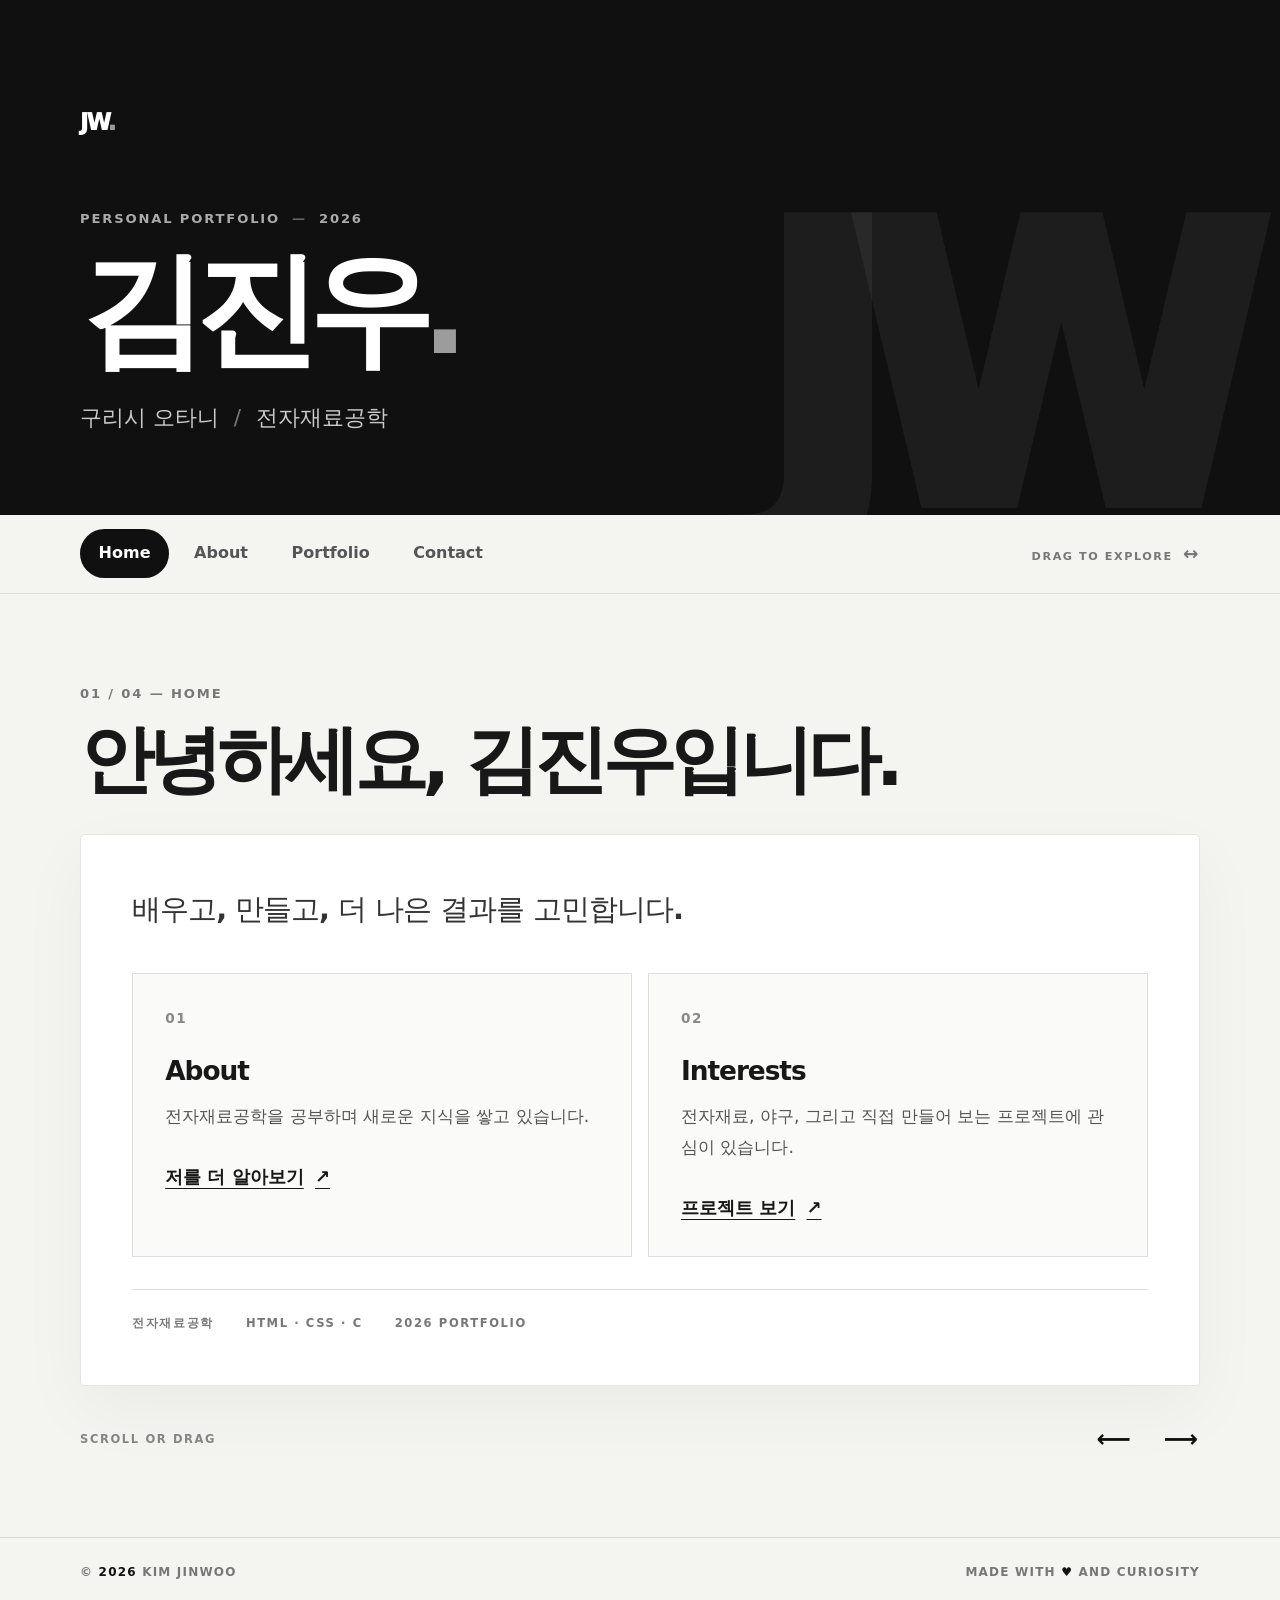
<file: index.html>
<!DOCTYPE html>
<html lang="ko">
<head>
  <meta charset="UTF-8">
  <meta name="viewport" content="width=device-width, initial-scale=1.0">
  <meta name="theme-color" content="#101010">
  <meta name="description" content="김진우의 개인 포트폴리오 웹사이트">
  <title>김진우 | Portfolio</title>
  <link rel="stylesheet" href="style.css">
</head>
<body>
  <header class="site-header">
    <div class="header-inner">
      <a class="brand" href="index.html" aria-label="김진우 포트폴리오 홈">JW<span>.</span></a>
      <p class="eyebrow">PERSONAL PORTFOLIO <span>—</span> 2026</p>
      <h1>김진우<span class="title-dot">.</span></h1>
      <p class="subtitle">구리시 오타니 <span class="header-divider">/</span> 전자재료공학</p>
      <span class="header-mark" aria-hidden="true">JW</span>
    </div>
  </header>

  <nav class="site-nav" aria-label="주요 메뉴">
    <div class="nav-inner">
      <a href="index.html" aria-current="page">Home</a>
      <a href="about.html">About</a>
      <a href="portfolio.html">Portfolio</a>
      <a href="contact.html">Contact</a>
      <span class="nav-hint">DRAG TO EXPLORE <span aria-hidden="true">↔</span></span>
    </div>
  </nav>

  <main class="container page-enter" id="page-content" data-page="home">
    <div class="section-heading">
      <span class="section-kicker">01 / 04 — HOME</span>
      <h2>안녕하세요, 김진우입니다.</h2>
    </div>
    <section class="content-section" aria-label="Home 콘텐츠">
      <p class="lead">배우고, 만들고, 더 나은 결과를 고민합니다.</p>
<div class="info-grid">
  <article class="info-card">
    <span class="card-number">01</span>
    <h3>About</h3>
    <p>전자재료공학을 공부하며 새로운 지식을 쌓고 있습니다.</p>
    <a class="text-link" href="about.html">저를 더 알아보기 <span aria-hidden="true">↗</span></a>
  </article>
  <article class="info-card">
    <span class="card-number">02</span>
    <h3>Interests</h3>
    <p>전자재료, 야구, 그리고 직접 만들어 보는 프로젝트에 관심이 있습니다.</p>
    <a class="text-link" href="portfolio.html">프로젝트 보기 <span aria-hidden="true">↗</span></a>
  </article>
</div>
<div class="profile-strip">
  <span>전자재료공학</span><span>HTML · CSS · C</span><span>2026 PORTFOLIO</span>
</div>
    </section>
    <div class="page-navigation" aria-label="페이지 이동">
      <span>SCROLL OR DRAG</span>
      <span class="drag-symbol" aria-hidden="true">⟵ &nbsp; ⟶</span>
    </div>
  </main>

  <footer class="site-footer">
    <div class="footer-inner">
      <p>© <span id="year"></span> KIM JINWOO</p>
      <p>MADE WITH <span aria-label="love">♥</span> AND CURIOSITY</p>
    </div>
  </footer>
  <div class="drag-progress" aria-hidden="true"><span></span></div>
  <script src="script.js"></script>
</body>
</html>
</file>
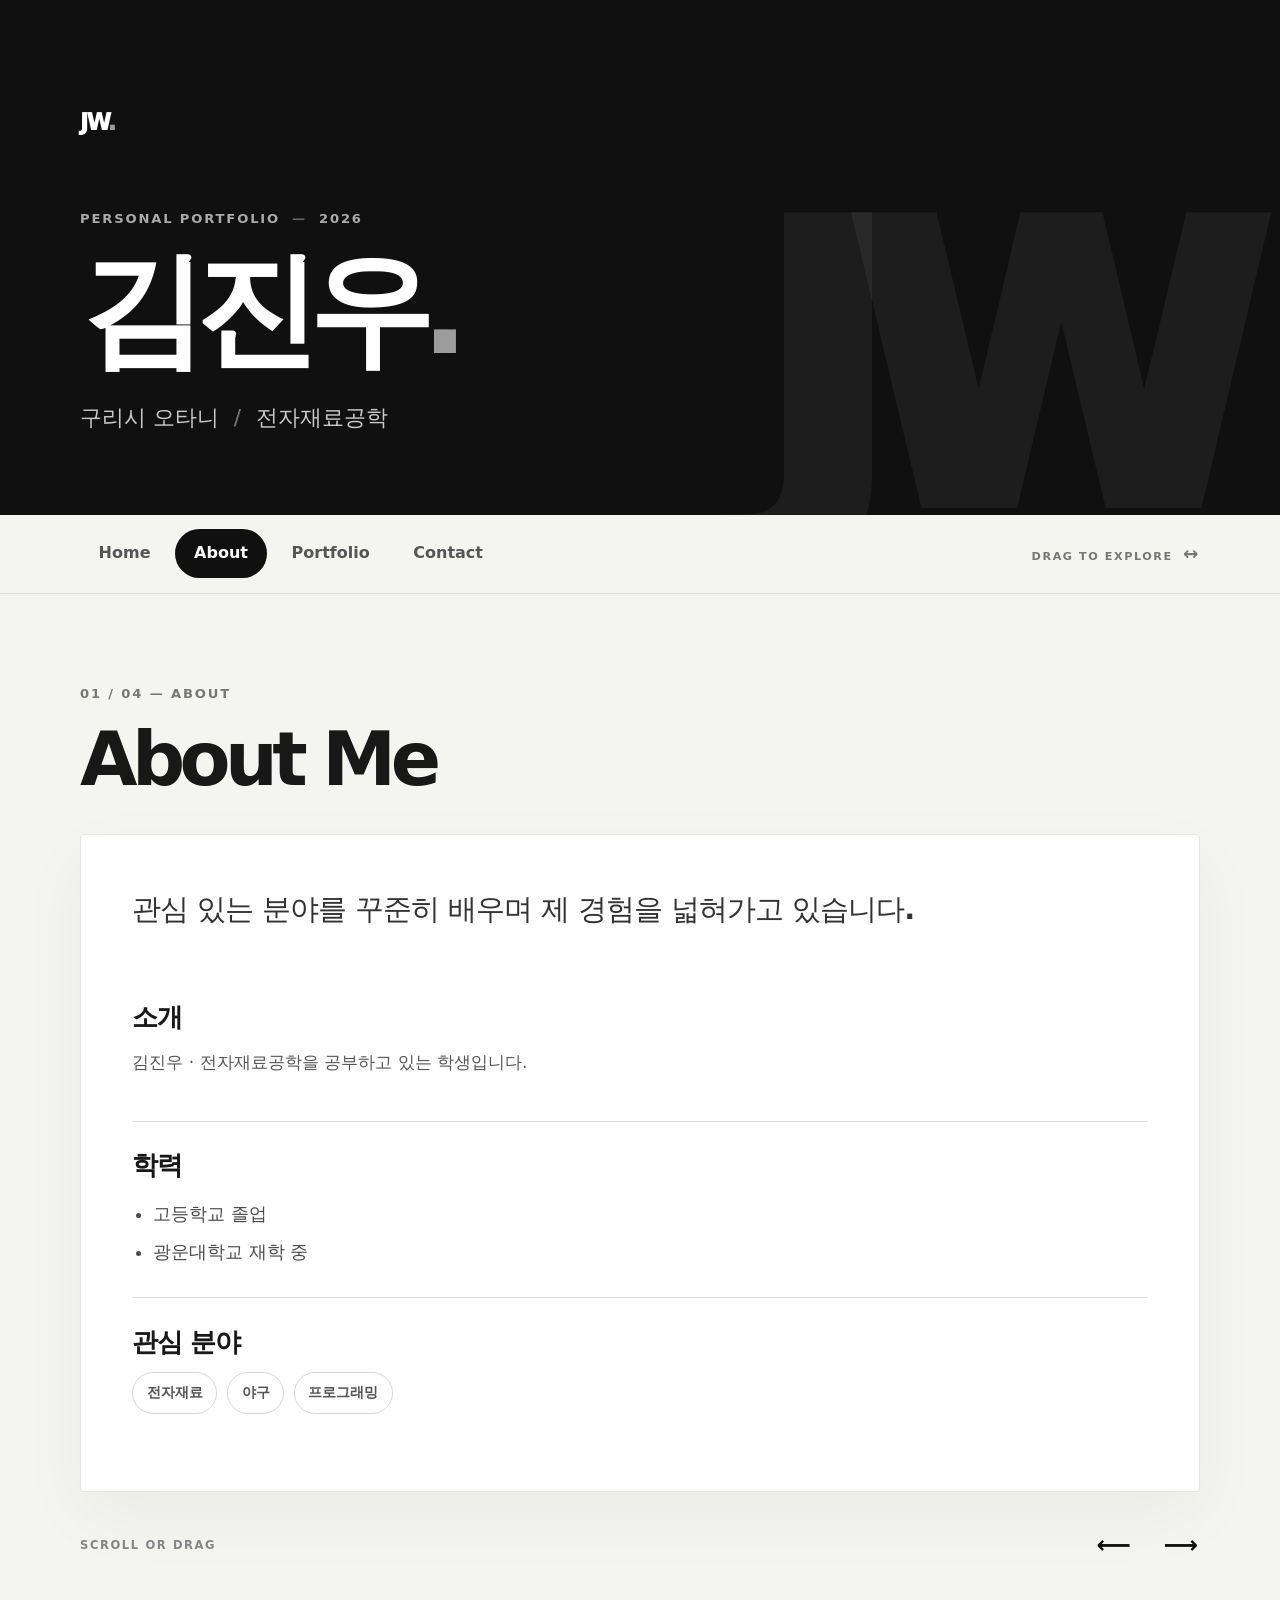
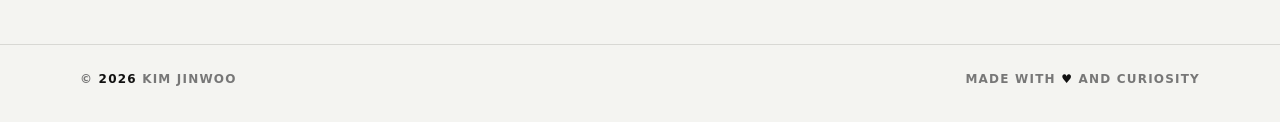
<file: about.html>
<!DOCTYPE html>
<html lang="ko">
<head>
  <meta charset="UTF-8">
  <meta name="viewport" content="width=device-width, initial-scale=1.0">
  <meta name="theme-color" content="#101010">
  <meta name="description" content="김진우의 개인 포트폴리오 웹사이트">
  <title>About | 김진우</title>
  <link rel="stylesheet" href="style.css">
</head>
<body>
  <header class="site-header">
    <div class="header-inner">
      <a class="brand" href="index.html" aria-label="김진우 포트폴리오 홈">JW<span>.</span></a>
      <p class="eyebrow">PERSONAL PORTFOLIO <span>—</span> 2026</p>
      <h1>김진우<span class="title-dot">.</span></h1>
      <p class="subtitle">구리시 오타니 <span class="header-divider">/</span> 전자재료공학</p>
      <span class="header-mark" aria-hidden="true">JW</span>
    </div>
  </header>

  <nav class="site-nav" aria-label="주요 메뉴">
    <div class="nav-inner">
      <a href="index.html">Home</a>
      <a href="about.html" aria-current="page">About</a>
      <a href="portfolio.html">Portfolio</a>
      <a href="contact.html">Contact</a>
      <span class="nav-hint">DRAG TO EXPLORE <span aria-hidden="true">↔</span></span>
    </div>
  </nav>

  <main class="container page-enter" id="page-content" data-page="about">
    <div class="section-heading">
      <span class="section-kicker">01 / 04 — ABOUT</span>
      <h2>About Me</h2>
    </div>
    <section class="content-section" aria-label="About 콘텐츠">
      <p class="lead">관심 있는 분야를 꾸준히 배우며 제 경험을 넓혀가고 있습니다.</p>
<div class="detail-block">
  <h3>소개</h3>
  <p>김진우 · 전자재료공학을 공부하고 있는 학생입니다.</p>
</div>
<div class="detail-block">
  <h3>학력</h3>
  <ul class="clean-list"><li>고등학교 졸업</li><li>광운대학교 재학 중</li></ul>
</div>
<div class="detail-block">
  <h3>관심 분야</h3>
  <div class="tag-list"><span>전자재료</span><span>야구</span><span>프로그래밍</span></div>
</div>
    </section>
    <div class="page-navigation" aria-label="페이지 이동">
      <span>SCROLL OR DRAG</span>
      <span class="drag-symbol" aria-hidden="true">⟵ &nbsp; ⟶</span>
    </div>
  </main>

  <footer class="site-footer">
    <div class="footer-inner">
      <p>© <span id="year"></span> KIM JINWOO</p>
      <p>MADE WITH <span aria-label="love">♥</span> AND CURIOSITY</p>
    </div>
  </footer>
  <div class="drag-progress" aria-hidden="true"><span></span></div>
  <script src="script.js"></script>
</body>
</html>
</file>
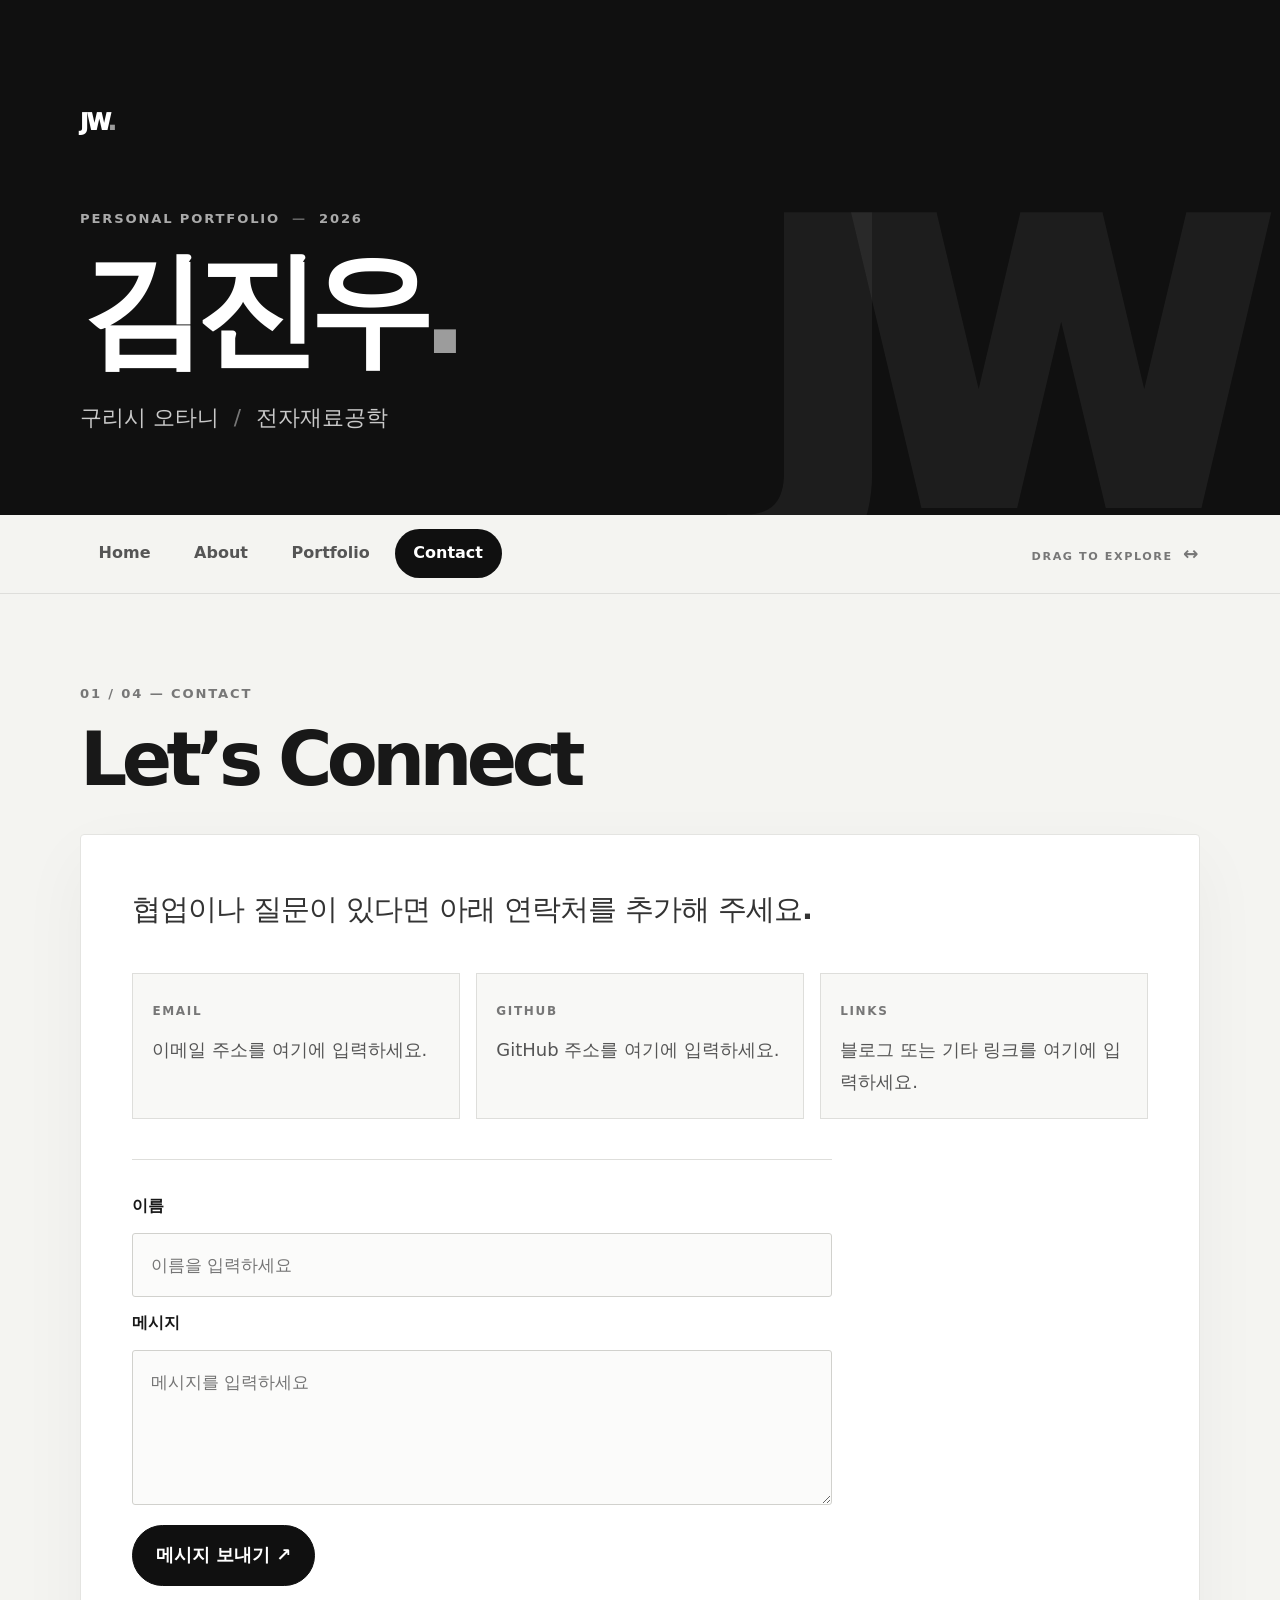
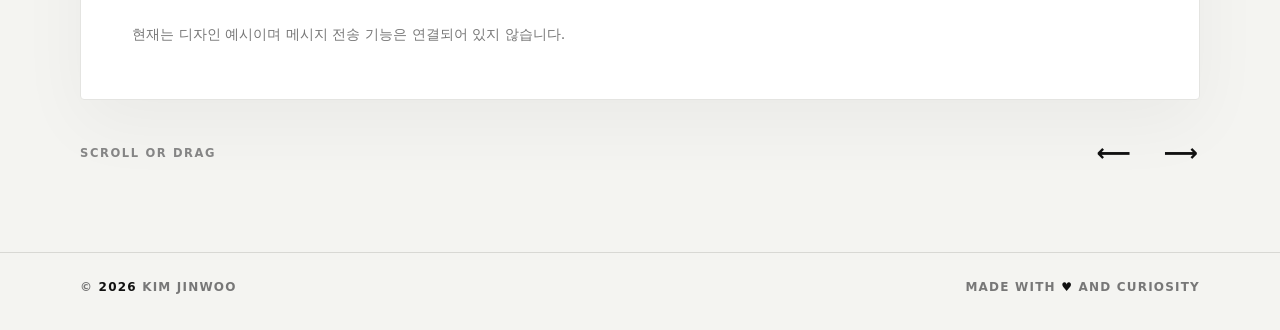
<file: contact.html>
<!DOCTYPE html>
<html lang="ko">
<head>
  <meta charset="UTF-8">
  <meta name="viewport" content="width=device-width, initial-scale=1.0">
  <meta name="theme-color" content="#101010">
  <meta name="description" content="김진우의 개인 포트폴리오 웹사이트">
  <title>Contact | 김진우</title>
  <link rel="stylesheet" href="style.css">
</head>
<body>
  <header class="site-header">
    <div class="header-inner">
      <a class="brand" href="index.html" aria-label="김진우 포트폴리오 홈">JW<span>.</span></a>
      <p class="eyebrow">PERSONAL PORTFOLIO <span>—</span> 2026</p>
      <h1>김진우<span class="title-dot">.</span></h1>
      <p class="subtitle">구리시 오타니 <span class="header-divider">/</span> 전자재료공학</p>
      <span class="header-mark" aria-hidden="true">JW</span>
    </div>
  </header>

  <nav class="site-nav" aria-label="주요 메뉴">
    <div class="nav-inner">
      <a href="index.html">Home</a>
      <a href="about.html">About</a>
      <a href="portfolio.html">Portfolio</a>
      <a href="contact.html" aria-current="page">Contact</a>
      <span class="nav-hint">DRAG TO EXPLORE <span aria-hidden="true">↔</span></span>
    </div>
  </nav>

  <main class="container page-enter" id="page-content" data-page="contact">
    <div class="section-heading">
      <span class="section-kicker">01 / 04 — CONTACT</span>
      <h2>Let’s Connect</h2>
    </div>
    <section class="content-section" aria-label="Contact 콘텐츠">
      <p class="lead">협업이나 질문이 있다면 아래 연락처를 추가해 주세요.</p>
<div class="contact-details">
  <div><span class="detail-label">EMAIL</span><p>이메일 주소를 여기에 입력하세요.</p></div>
  <div><span class="detail-label">GITHUB</span><p>GitHub 주소를 여기에 입력하세요.</p></div>
  <div><span class="detail-label">LINKS</span><p>블로그 또는 기타 링크를 여기에 입력하세요.</p></div>
</div>
<form class="contact-form" onsubmit="return false;">
  <label for="visitor-name">이름</label>
  <input id="visitor-name" type="text" placeholder="이름을 입력하세요">
  <label for="visitor-message">메시지</label>
  <textarea id="visitor-message" rows="4" placeholder="메시지를 입력하세요"></textarea>
  <button type="submit">메시지 보내기 <span aria-hidden="true">↗</span></button>
  <p class="form-note">현재는 디자인 예시이며 메시지 전송 기능은 연결되어 있지 않습니다.</p>
</form>
    </section>
    <div class="page-navigation" aria-label="페이지 이동">
      <span>SCROLL OR DRAG</span>
      <span class="drag-symbol" aria-hidden="true">⟵ &nbsp; ⟶</span>
    </div>
  </main>

  <footer class="site-footer">
    <div class="footer-inner">
      <p>© <span id="year"></span> KIM JINWOO</p>
      <p>MADE WITH <span aria-label="love">♥</span> AND CURIOSITY</p>
    </div>
  </footer>
  <div class="drag-progress" aria-hidden="true"><span></span></div>
  <script src="script.js"></script>
</body>
</html>
</file>
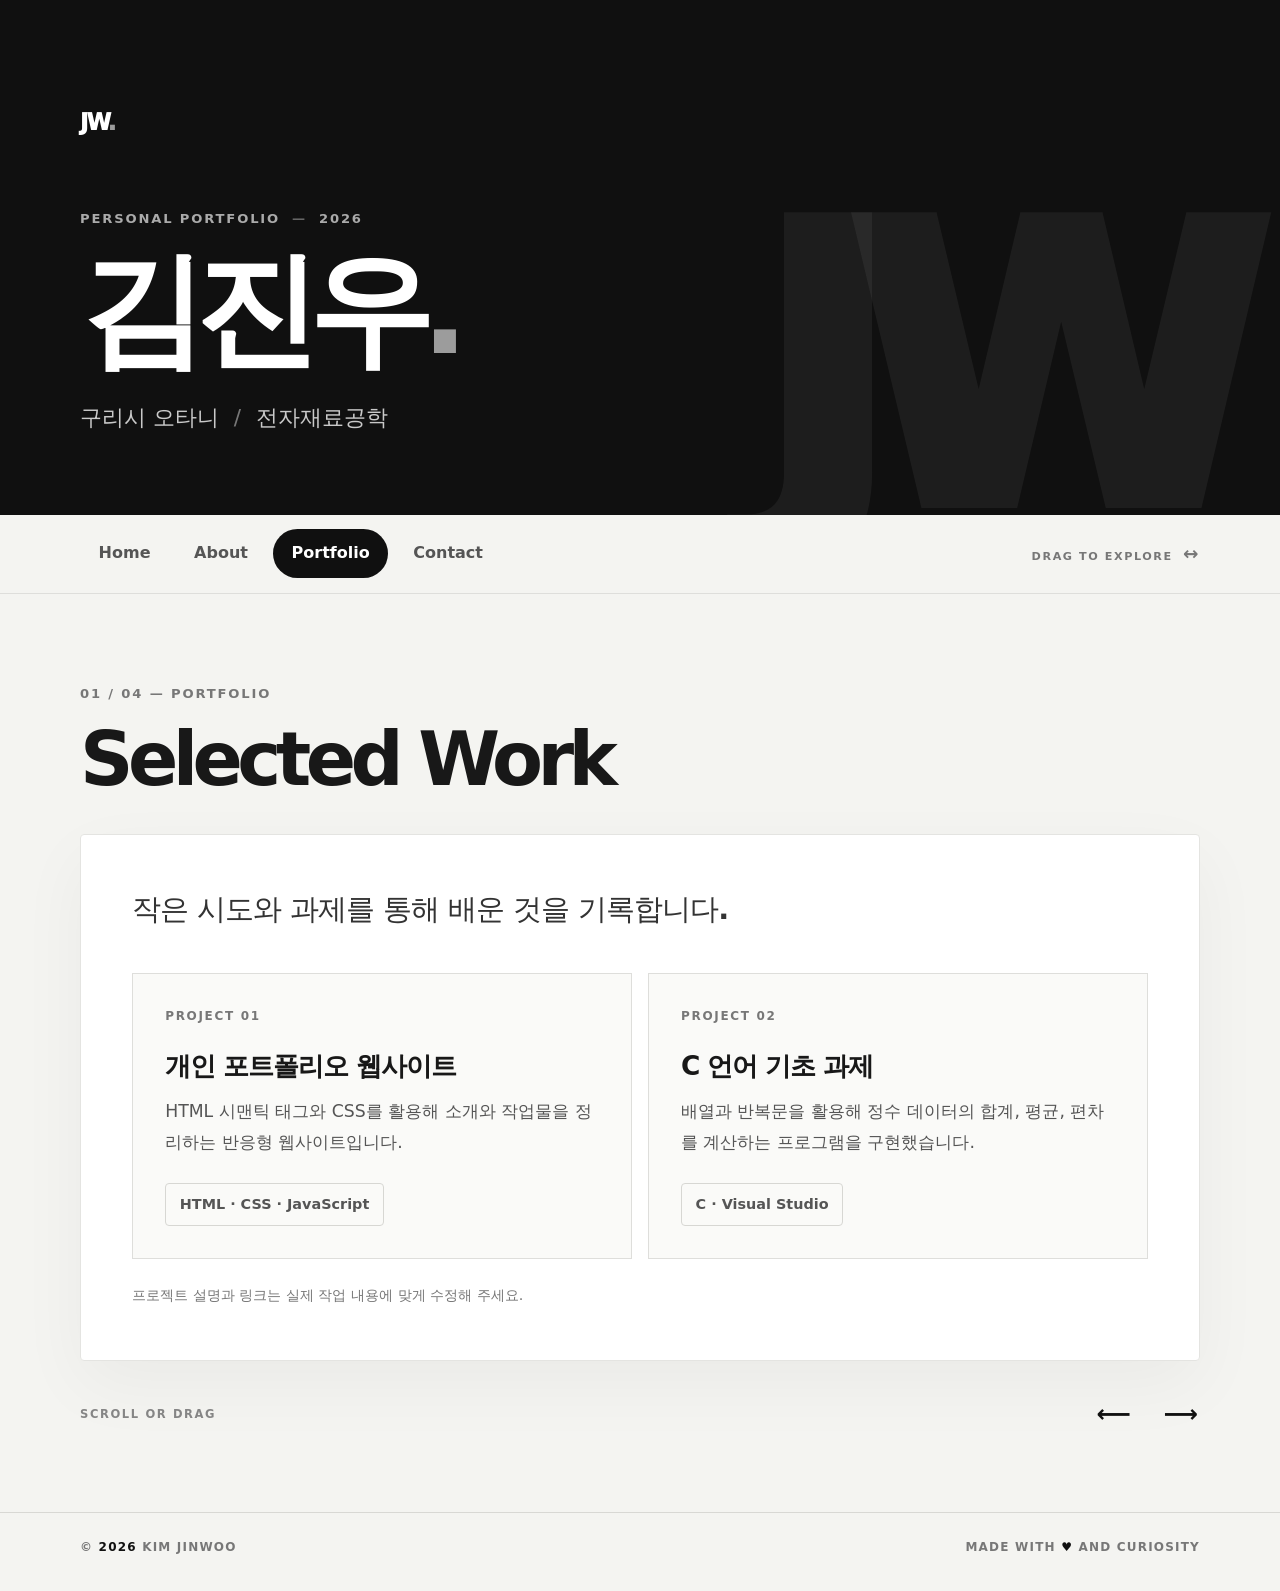
<file: portfolio.html>
<!DOCTYPE html>
<html lang="ko">
<head>
  <meta charset="UTF-8">
  <meta name="viewport" content="width=device-width, initial-scale=1.0">
  <meta name="theme-color" content="#101010">
  <meta name="description" content="김진우의 개인 포트폴리오 웹사이트">
  <title>Portfolio | 김진우</title>
  <link rel="stylesheet" href="style.css">
</head>
<body>
  <header class="site-header">
    <div class="header-inner">
      <a class="brand" href="index.html" aria-label="김진우 포트폴리오 홈">JW<span>.</span></a>
      <p class="eyebrow">PERSONAL PORTFOLIO <span>—</span> 2026</p>
      <h1>김진우<span class="title-dot">.</span></h1>
      <p class="subtitle">구리시 오타니 <span class="header-divider">/</span> 전자재료공학</p>
      <span class="header-mark" aria-hidden="true">JW</span>
    </div>
  </header>

  <nav class="site-nav" aria-label="주요 메뉴">
    <div class="nav-inner">
      <a href="index.html">Home</a>
      <a href="about.html">About</a>
      <a href="portfolio.html" aria-current="page">Portfolio</a>
      <a href="contact.html">Contact</a>
      <span class="nav-hint">DRAG TO EXPLORE <span aria-hidden="true">↔</span></span>
    </div>
  </nav>

  <main class="container page-enter" id="page-content" data-page="portfolio">
    <div class="section-heading">
      <span class="section-kicker">01 / 04 — PORTFOLIO</span>
      <h2>Selected Work</h2>
    </div>
    <section class="content-section" aria-label="Portfolio 콘텐츠">
      <p class="lead">작은 시도와 과제를 통해 배운 것을 기록합니다.</p>
<div class="project-list">
  <article class="project-card">
    <span class="project-index">PROJECT 01</span>
    <h3>개인 포트폴리오 웹사이트</h3>
    <p>HTML 시맨틱 태그와 CSS를 활용해 소개와 작업물을 정리하는 반응형 웹사이트입니다.</p>
    <span class="project-meta">HTML · CSS · JavaScript</span>
  </article>
  <article class="project-card">
    <span class="project-index">PROJECT 02</span>
    <h3>C 언어 기초 과제</h3>
    <p>배열과 반복문을 활용해 정수 데이터의 합계, 평균, 편차를 계산하는 프로그램을 구현했습니다.</p>
    <span class="project-meta">C · Visual Studio</span>
  </article>
</div>
<p class="note">프로젝트 설명과 링크는 실제 작업 내용에 맞게 수정해 주세요.</p>
    </section>
    <div class="page-navigation" aria-label="페이지 이동">
      <span>SCROLL OR DRAG</span>
      <span class="drag-symbol" aria-hidden="true">⟵ &nbsp; ⟶</span>
    </div>
  </main>

  <footer class="site-footer">
    <div class="footer-inner">
      <p>© <span id="year"></span> KIM JINWOO</p>
      <p>MADE WITH <span aria-label="love">♥</span> AND CURIOSITY</p>
    </div>
  </footer>
  <div class="drag-progress" aria-hidden="true"><span></span></div>
  <script src="script.js"></script>
</body>
</html>
</file>
<file: style.css>
/* Black & white portfolio — editorial layout, readable type, and page motion */
:root {
  color-scheme: light;
  --black: #101010;
  --ink: #181818;
  --muted: #686868;
  --line: #dededb;
  --paper: #f4f4f1;
  --white: #fff;
  --soft: #eaeae6;
  --content-width: 1120px;
}
* { box-sizing: border-box; }
html { scroll-behavior: smooth; }
body {
  margin: 0;
  background: var(--paper);
  color: var(--ink);
  font-family: Inter, "Noto Sans KR", "Malgun Gothic", system-ui, sans-serif;
  font-size: 18px;
  line-height: 1.8;
  -webkit-font-smoothing: antialiased;
}
a { color: inherit; }
button, input, textarea { font: inherit; }
.site-header {
  position: relative;
  overflow: hidden;
  background: var(--black);
  color: var(--white);
  padding: clamp(3.5rem, 8vw, 7rem) 0 clamp(3rem, 6vw, 5.5rem);
}
.header-inner, .nav-inner, .container, .footer-inner {
  width: min(var(--content-width), calc(100% - 4rem));
  margin-inline: auto;
}
.header-inner { position: relative; }
.brand {
  position: relative;
  z-index: 2;
  display: inline-block;
  margin-bottom: clamp(2rem, 5vw, 4rem);
  color: white;
  font-size: 1.4rem;
  font-weight: 950;
  letter-spacing: -.08em;
  text-decoration: none;
}
.brand span, .title-dot { color: #9c9c9c; }
.eyebrow, .section-kicker, .project-index, .detail-label, .profile-strip, .page-navigation, .nav-hint {
  font-size: .82rem;
  font-weight: 800;
  letter-spacing: .14em;
}
.eyebrow { position: relative; z-index: 1; margin: 0 0 1rem; color: #aaa; }
.eyebrow span { margin-inline: .35rem; color: #666; }
.site-header h1 {
  position: relative;
  z-index: 1;
  margin: 0;
  font-size: clamp(3.7rem, 10vw, 7.8rem);
  line-height: 1.03;
  letter-spacing: -.09em;
  font-weight: 900;
}
.subtitle { position: relative; z-index: 1; margin: 1.5rem 0 0; color: #c9c9c9; font-size: clamp(1.05rem, 2.2vw, 1.35rem); }
.header-divider { padding-inline: .5rem; color: #777; }
.header-mark {
  position: absolute;
  right: -.04em;
  bottom: -.34em;
  color: rgba(255,255,255,.055);
  font-size: clamp(10rem, 30vw, 25rem);
  font-weight: 950;
  letter-spacing: -.13em;
  line-height: 1;
  pointer-events: none;
  user-select: none;
}
.site-nav { position: sticky; z-index: 20; top: 0; background: rgba(244,244,241,.94); border-bottom: 1px solid var(--line); backdrop-filter: blur(16px); }
.nav-inner { display: flex; align-items: center; gap: .4rem; min-height: 78px; }
.site-nav a {
  display: inline-flex;
  align-items: center;
  min-height: 46px;
  padding: .55rem 1.1rem;
  border: 1px solid transparent;
  border-radius: 999px;
  color: #555;
  font-size: 1rem;
  font-weight: 750;
  text-decoration: none;
  transition: color .25s ease, background .25s ease, transform .25s ease;
}
.site-nav a:hover { transform: translateY(-2px); color: #fff; background: var(--black); }
.site-nav a[aria-current="page"] { color: white; background: var(--black); }
.site-nav a:focus-visible, button:focus-visible, input:focus-visible, textarea:focus-visible { outline: 3px solid #888; outline-offset: 3px; }
.nav-hint { margin-left: auto; color: #777; white-space: nowrap; font-size: .7rem; }
.nav-hint span { font-size: 1.15rem; padding-left: .3rem; }
.container { min-height: 52vh; padding: clamp(3rem, 7vw, 5.5rem) 0 clamp(3rem, 6vw, 5rem); }
.section-heading { margin-bottom: 2rem; }
.section-kicker { display: block; margin-bottom: .75rem; color: #777; }
.section-heading h2 { max-width: 900px; margin: 0; font-size: clamp(2.35rem, 5.8vw, 4.7rem); line-height: 1.13; letter-spacing: -.075em; font-weight: 900; }
.content-section {
  padding: clamp(1.5rem, 4vw, 3.5rem);
  background: var(--white);
  border: 1px solid #e4e4e1;
  border-radius: 4px;
  box-shadow: 0 24px 70px rgba(0,0,0,.045);
}
p { margin-top: 0; color: #555; }
.lead { max-width: 850px; margin: 0 0 2.5rem; color: #333; font-size: clamp(1.25rem, 2.5vw, 1.8rem); line-height: 1.65; font-weight: 550; letter-spacing: -.035em; }
h3 { margin: 0 0 .7rem; font-size: clamp(1.3rem, 2.2vw, 1.65rem); line-height: 1.4; letter-spacing: -.04em; }
.info-grid, .project-list { display: grid; grid-template-columns: repeat(2, minmax(0, 1fr)); gap: 1rem; }
.info-card, .project-card { min-height: 240px; padding: clamp(1.3rem, 3vw, 2rem); border: 1px solid var(--line); background: #fafaf8; transition: transform .3s ease, border-color .3s ease, box-shadow .3s ease; }
.info-card:hover, .project-card:hover { transform: translateY(-5px); border-color: #999; box-shadow: 0 16px 35px rgba(0,0,0,.06); }
.card-number { display: block; margin-bottom: 1.4rem; color: #888; font-size: .85rem; font-weight: 850; letter-spacing: .12em; }
.info-card p, .project-card p, .detail-block p { font-size: 1.08rem; }
.text-link { display: inline-flex; gap: .7rem; align-items: center; margin-top: .7rem; font-weight: 800; text-decoration-thickness: 1px; text-underline-offset: 5px; }
.text-link span { transition: transform .2s ease; }
.text-link:hover span { transform: translate(3px, -3px); }
.profile-strip { display: flex; flex-wrap: wrap; gap: .75rem 2rem; margin-top: 2rem; padding-top: 1.4rem; border-top: 1px solid var(--line); color: #777; font-size: .72rem; }
.detail-block { padding: 1.6rem 0; border-top: 1px solid var(--line); }
.detail-block:first-of-type { border-top: 0; }
.clean-list { margin: 0; padding-left: 1.3rem; }
.clean-list li { padding: .2rem 0; color: #4b4b4b; font-size: 1.1rem; }
.tag-list { display: flex; flex-wrap: wrap; gap: .6rem; }
.tag-list span, .project-meta { display: inline-block; padding: .45rem .85rem; border: 1px solid #d7d7d3; border-radius: 999px; color: #555; font-size: .9rem; font-weight: 700; }
.project-index { display: block; margin-bottom: 1.25rem; color: #777; font-size: .75rem; }
.project-meta { margin-top: .5rem; border-radius: 4px; }
.note, .form-note { margin: 1.5rem 0 0; color: #777; font-size: .9rem; }
.contact-details { display: grid; grid-template-columns: repeat(3, minmax(0, 1fr)); gap: 1rem; margin-bottom: 2.5rem; }
.contact-details > div { padding: 1.2rem; background: #f8f8f6; border: 1px solid var(--line); }
.detail-label { color: #777; font-size: .75rem; }
.contact-details p { margin: .5rem 0 0; overflow-wrap: anywhere; }
.contact-form { display: grid; gap: .75rem; max-width: 700px; padding-top: 2rem; border-top: 1px solid var(--line); }
label { font-size: 1rem; font-weight: 800; }
input, textarea { width: 100%; padding: 1rem 1.1rem; border: 1px solid #d1d1cd; border-radius: 3px; background: #fbfbfa; color: var(--ink); font-size: 1.05rem; }
input:focus, textarea:focus { border-color: #111; outline: none; background: white; }
textarea { resize: vertical; }
button { justify-self: start; margin-top: .5rem; padding: .85rem 1.4rem; border: 1px solid var(--black); border-radius: 999px; background: var(--black); color: white; font-weight: 800; cursor: pointer; transition: transform .2s ease, background .2s ease, color .2s ease; }
button:hover { transform: translateY(-2px); background: white; color: var(--black); }
.page-navigation { display: flex; justify-content: space-between; align-items: center; margin-top: 2rem; color: #858585; font-size: .72rem; }
.drag-symbol { color: var(--black); font-size: 1.5rem; letter-spacing: .08em; }
.site-footer { border-top: 1px solid #d8d8d4; }
.footer-inner { display: flex; justify-content: space-between; gap: 1rem; padding: 1.5rem 0 2rem; }
.footer-inner p { margin: 0; color: #777; font-size: .75rem; font-weight: 800; letter-spacing: .1em; }
.footer-inner p span { color: #111; }
.drag-progress { position: fixed; z-index: 30; right: 0; bottom: 0; left: 0; height: 3px; pointer-events: none; }
.drag-progress span { display: block; width: 0; height: 100%; background: #111; transition: width .12s linear; }
.page-enter { animation: pageEnter .65s cubic-bezier(.2,.75,.25,1) both; }
body.is-leaving .page-enter { animation: pageLeave .24s ease both; }
body.dragging { cursor: grabbing; user-select: none; }
body.dragging .content-section { transition: transform .08s linear; }
@keyframes pageEnter { from { opacity: 0; transform: translateY(24px) scale(.99); filter: blur(5px); } to { opacity: 1; transform: translateY(0) scale(1); filter: blur(0); } }
@keyframes pageLeave { to { opacity: 0; transform: translateY(-14px) scale(.99); filter: blur(3px); } }
@media (max-width: 760px) {
  body { font-size: 17px; }
  .header-inner, .nav-inner, .container, .footer-inner { width: calc(100% - 2rem); }
  .nav-inner { flex-wrap: wrap; padding: .55rem 0; gap: .2rem; }
  .site-nav a { padding: .45rem .75rem; min-height: 42px; font-size: .95rem; }
  .nav-hint { display: none; }
  .info-grid, .project-list, .contact-details { grid-template-columns: 1fr; }
  .info-card, .project-card { min-height: unset; }
  .footer-inner { flex-direction: column; }
  .header-mark { right: -.12em; bottom: -.2em; }
}
@media (max-width: 420px) {
  .site-header { padding-top: 2.2rem; }
  .site-header h1 { font-size: 3.25rem; }
  .content-section { padding: 1.15rem; }
  .section-heading h2 { font-size: 2.35rem; }
  .site-nav a { font-size: .86rem; padding-inline: .6rem; }
}
@media (prefers-reduced-motion: reduce) {
  *, *::before, *::after { scroll-behavior: auto !important; animation-duration: .01ms !important; animation-iteration-count: 1 !important; transition-duration: .01ms !important; }
}
</file>
